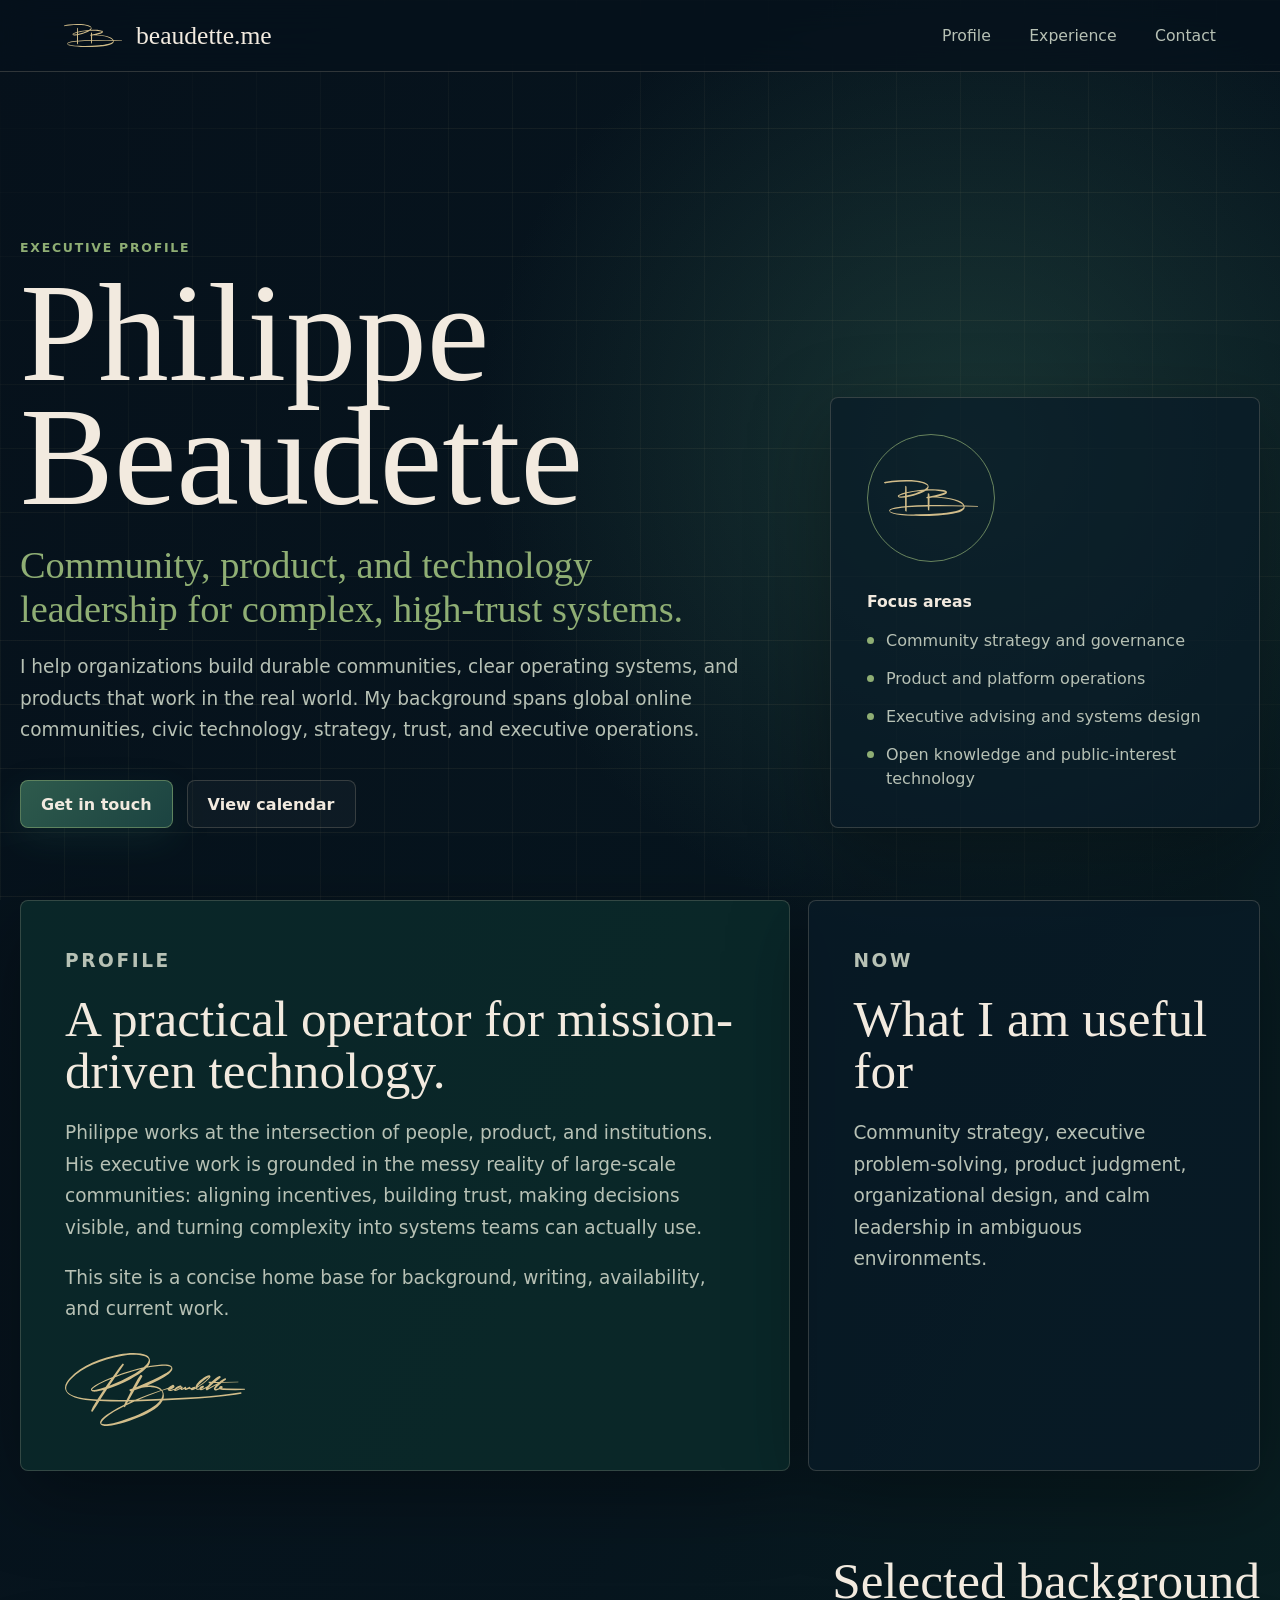
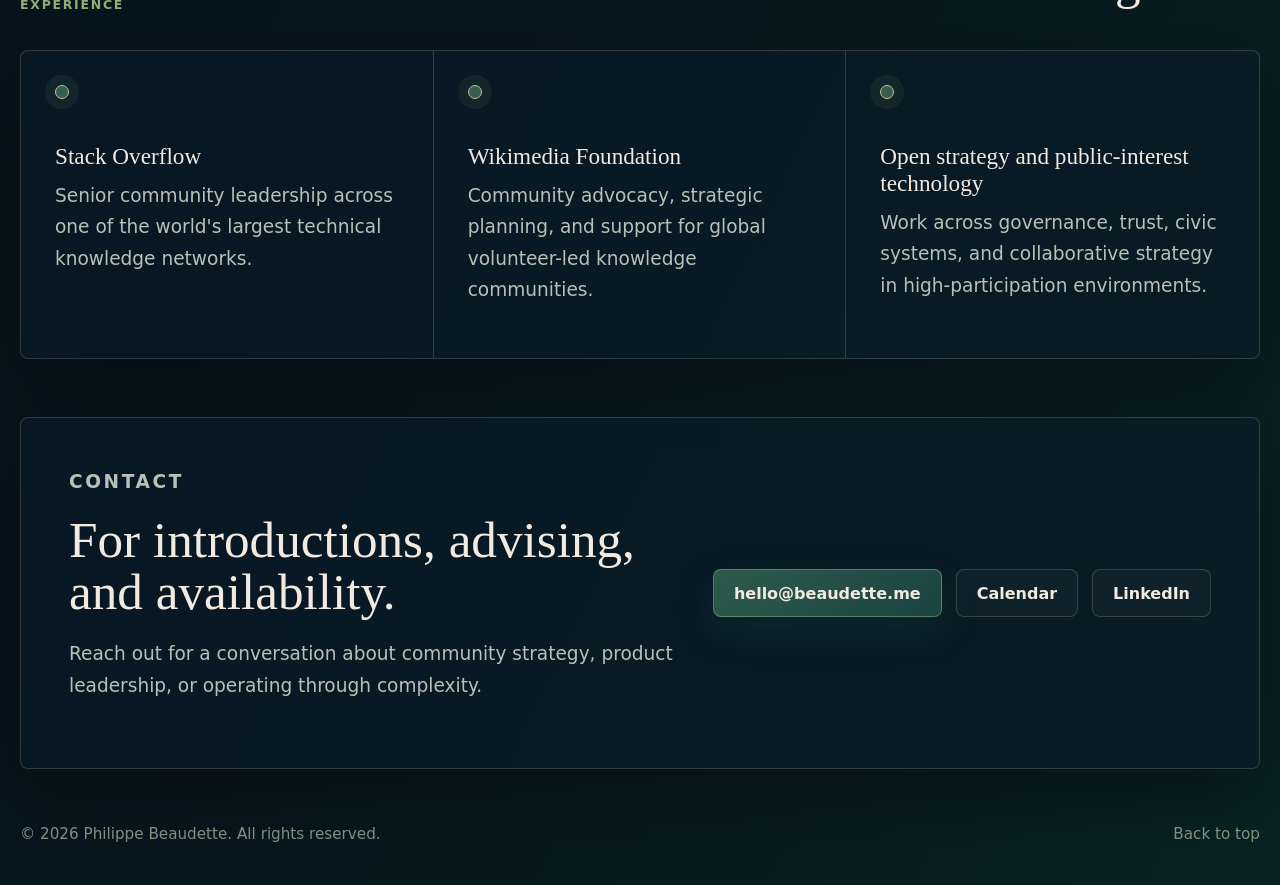
<file: index.html>
<!doctype html>
<html lang="en">
  <head>
    <meta charset="utf-8">
    <meta name="viewport" content="width=device-width, initial-scale=1">
    <link rel="canonical" href="https://beaudette.me/">
    <title>Philippe Beaudette | Executive Profile</title>
    <meta
      name="description"
      content="Executive profile for Philippe Beaudette, a community, product, and technology leader."
    >
    <meta property="og:title" content="Philippe Beaudette | Executive Profile">
    <meta
      property="og:description"
      content="Community, product, and technology leadership for complex, high-trust systems."
    >
    <meta property="og:type" content="website">
    <meta property="og:url" content="https://beaudette.me/">
    <link rel="icon" type="image/svg+xml" href="assets/brand/favicon.svg?v=1.12.0">
    <link rel="stylesheet" href="styles.css?v=1.12.0">
    <meta name="site-version" content="1.12.0">
    <script async src="https://www.googletagmanager.com/gtag/js?id=G-M91PQ3MQFB"></script>
    <script>
      window.dataLayer = window.dataLayer || [];
      function gtag(){dataLayer.push(arguments);}
      gtag('js', new Date());
      gtag('config', 'G-M91PQ3MQFB');
    </script>
  </head>
  <body>
    <header class="site-header" id="top">
      <a class="brand" href="#top" aria-label="Philippe Beaudette home">
        <img class="brand-mark" src="assets/brand/initials.svg?v=1.12.0" width="58" height="22" alt="" aria-hidden="true">
        <span id="brand-name">beaudette.me</span>
      </a>
      <nav class="nav" aria-label="Primary navigation">
        <a href="#profile">Profile</a>
        <a href="#experience">Experience</a>
        <a href="#contact">Contact</a>
      </nav>
    </header>

    <main>
      <section class="hero" aria-labelledby="hero-title">
        <div class="hero-copy">
          <p class="section-label" id="hero-label">Executive profile</p>
          <h1 id="hero-title">Philippe Beaudette</h1>
          <p class="dek" id="hero-dek">Community, product, and technology leadership for complex, high-trust systems.</p>
          <p class="intro" id="hero-intro">
            I help organizations build durable communities, clear operating systems, and products that work in the real world.
            My background spans global online communities, civic technology, strategy, trust, and executive operations.
          </p>
          <div class="hero-actions" aria-label="Profile actions">
            <a class="button primary" href="#contact">Get in touch</a>
            <a class="button secondary" href="calendar/">View calendar</a>
          </div>
        </div>

        <aside class="profile-card" aria-label="Profile summary">
          <div class="monogram" aria-hidden="true">
            <img src="assets/brand/initials.svg?v=1.12.0" width="96" height="37" alt="">
          </div>
          <p class="profile-kicker">Focus areas</p>
          <ul>
            <li>Community strategy and governance</li>
            <li>Product and platform operations</li>
            <li>Executive advising and systems design</li>
            <li>Open knowledge and public-interest technology</li>
          </ul>
        </aside>
      </section>

      <section class="content-grid" id="profile" aria-labelledby="profile-title">
        <article class="panel large">
          <p class="section-label" id="profile-label">Profile</p>
          <h2 id="profile-title">A practical operator for mission-driven technology.</h2>
          <p id="profile-body1">
            Philippe works at the intersection of people, product, and institutions. His executive work is grounded in
            the messy reality of large-scale communities: aligning incentives, building trust, making decisions visible,
            and turning complexity into systems teams can actually use.
          </p>
          <p id="profile-body2">
            This site is a concise home base for background, writing, availability, and current work.
          </p>
          <img class="profile-signature" src="assets/brand/signature.svg?v=1.12.0" width="180" height="74" alt="Philippe Beaudette’s signature" loading="lazy">
        </article>

        <article class="panel">
          <p class="section-label" id="now-label">Now</p>
          <h2 id="now-title">What I am useful for</h2>
          <p id="now-body">
            Community strategy, executive problem-solving, product judgment, organizational design, and calm leadership
            in ambiguous environments.
          </p>
        </article>
      </section>

      <section class="experience" id="experience" aria-labelledby="experience-title">
        <div class="section-heading">
          <p class="section-label">Experience</p>
          <h2 id="experience-title">Selected background</h2>
        </div>
        <div class="timeline">
          <article class="timeline-item">
            <span class="dot" aria-hidden="true"></span>
            <h3>Stack Overflow</h3>
            <p>Senior community leadership across one of the world&apos;s largest technical knowledge networks.</p>
          </article>
          <article class="timeline-item">
            <span class="dot" aria-hidden="true"></span>
            <h3>Wikimedia Foundation</h3>
            <p>Community advocacy, strategic planning, and support for global volunteer-led knowledge communities.</p>
          </article>
          <article class="timeline-item">
            <span class="dot" aria-hidden="true"></span>
            <h3>Open strategy and public-interest technology</h3>
            <p>Work across governance, trust, civic systems, and collaborative strategy in high-participation environments.</p>
          </article>
        </div>
      </section>

      <!-- Temporarily hidden until Writing is ready to publish. Keep CMS hooks intact. -->
      <section class="writing" id="writing" aria-labelledby="writing-title" hidden style="display: none;">
        <div>
          <p class="section-label" id="writing-label">Writing</p>
          <h2 id="writing-title">Notes on leadership, communities, and systems.</h2>
        </div>
        <a class="text-link" href="writing/" id="writing-link">Browse all writing</a>
      </section>

      <section class="writing-list-preview" aria-label="Recent writing" hidden style="display: none;">
        <div class="writing-cards" id="writing-preview-list">
          <p class="writing-empty">No articles are listed yet. Please check back later.</p>
        </div>
      </section>

      <section class="contact" id="contact" aria-labelledby="contact-title">
        <div>
          <p class="section-label" id="contact-label">Contact</p>
          <h2 id="contact-title">For introductions, advising, and availability.</h2>
          <p id="contact-body">
            Reach out for a conversation about community strategy, product leadership, or operating through complexity.
          </p>
        </div>
        <div class="contact-actions">
          <a class="button primary" href="mailto:hello@beaudette.me" id="contact-email">hello@beaudette.me</a>
          <a class="button secondary" href="calendar/">Calendar</a>
          <a class="button secondary" href="https://www.linkedin.com/in/philippebeaudette" id="contact-linkedin">LinkedIn</a>
        </div>
      </section>
    </main>

    <footer class="site-footer">
      <p>&copy; 2026 Philippe Beaudette. All rights reserved.</p>
      <a href="#top">Back to top</a>
    </footer>
    <script src="content/cms.js" defer></script>
    <script src="app.js" defer></script>
  </body>
</html>
</file>
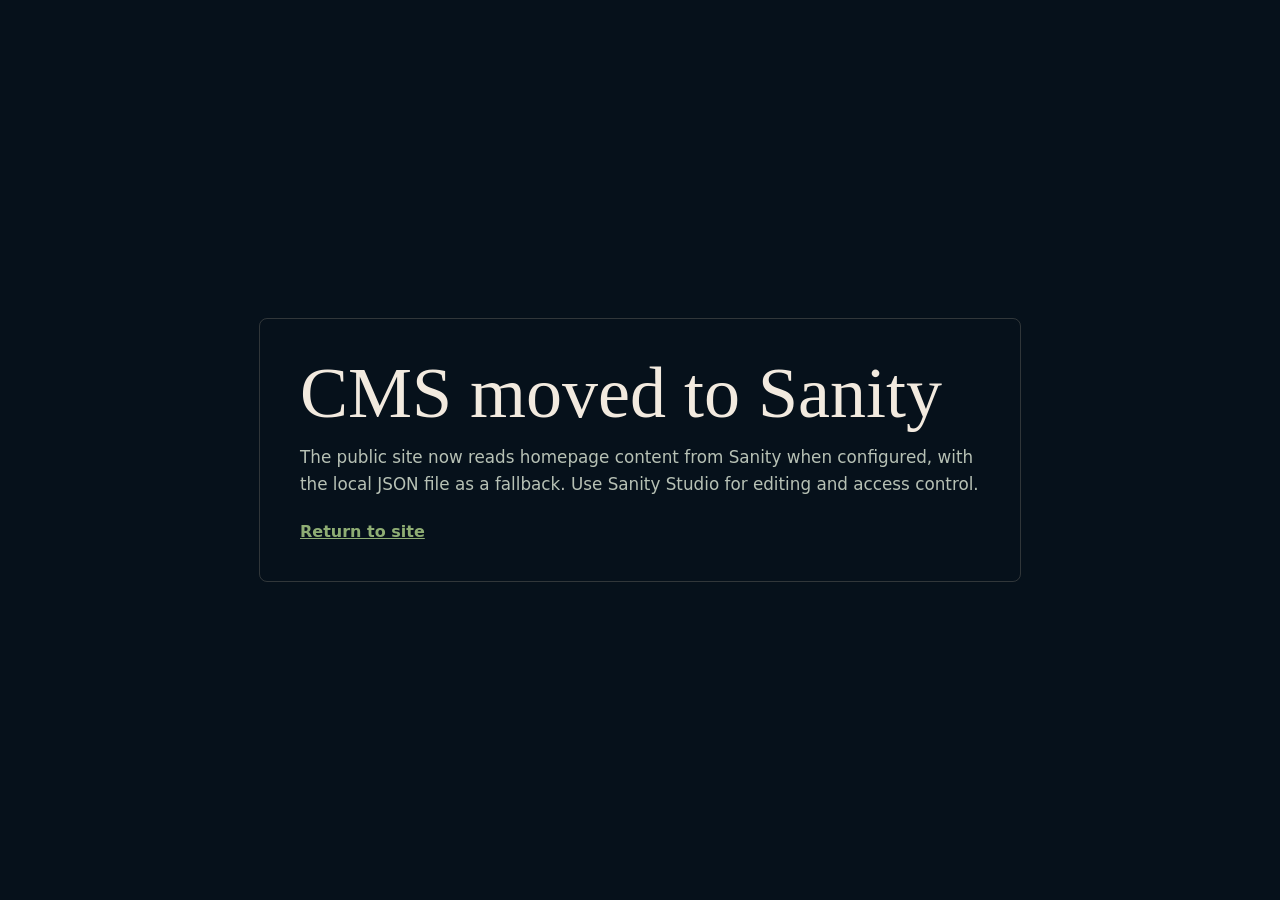
<file: admin/index.html>
<!doctype html>
<html>
  <head>
    <meta charset="utf-8" />
    <meta name="viewport" content="width=device-width, initial-scale=1.0" />
    <link rel="icon" type="image/svg+xml" href="../assets/brand/favicon.svg?v=1.12.0">
    <title>Site CMS</title>
    <style>
      :root {
        color-scheme: dark;
        --bg: #06111b;
        --ink: #f2eadf;
        --muted: #b7c1b5;
        --line: rgba(218, 206, 181, 0.2);
        --green: #8fae74;
      }

      body {
        display: grid;
        min-height: 100vh;
        margin: 0;
        place-items: center;
        background: var(--bg);
        color: var(--ink);
        font-family: Inter, ui-sans-serif, system-ui, -apple-system, BlinkMacSystemFont, "Segoe UI", sans-serif;
      }

      main {
        width: min(100% - 40px, 680px);
        padding: 40px;
        border: 1px solid var(--line);
        border-radius: 8px;
      }

      h1 {
        margin: 0 0 16px;
        font-family: Georgia, "Times New Roman", serif;
        font-size: clamp(2.4rem, 8vw, 4.5rem);
        font-weight: 500;
        line-height: 0.95;
      }

      p {
        margin: 0 0 24px;
        color: var(--muted);
        font-size: 1.05rem;
        line-height: 1.6;
      }

      a {
        color: var(--green);
        font-weight: 800;
      }
    </style>
  </head>
  <body>
    <main>
      <h1>CMS moved to Sanity</h1>
      <p>
        The public site now reads homepage content from Sanity when configured, with
        the local JSON file as a fallback. Use Sanity Studio for editing and access control.
      </p>
      <a href="/">Return to site</a>
    </main>
  </body>
</html>
</file>
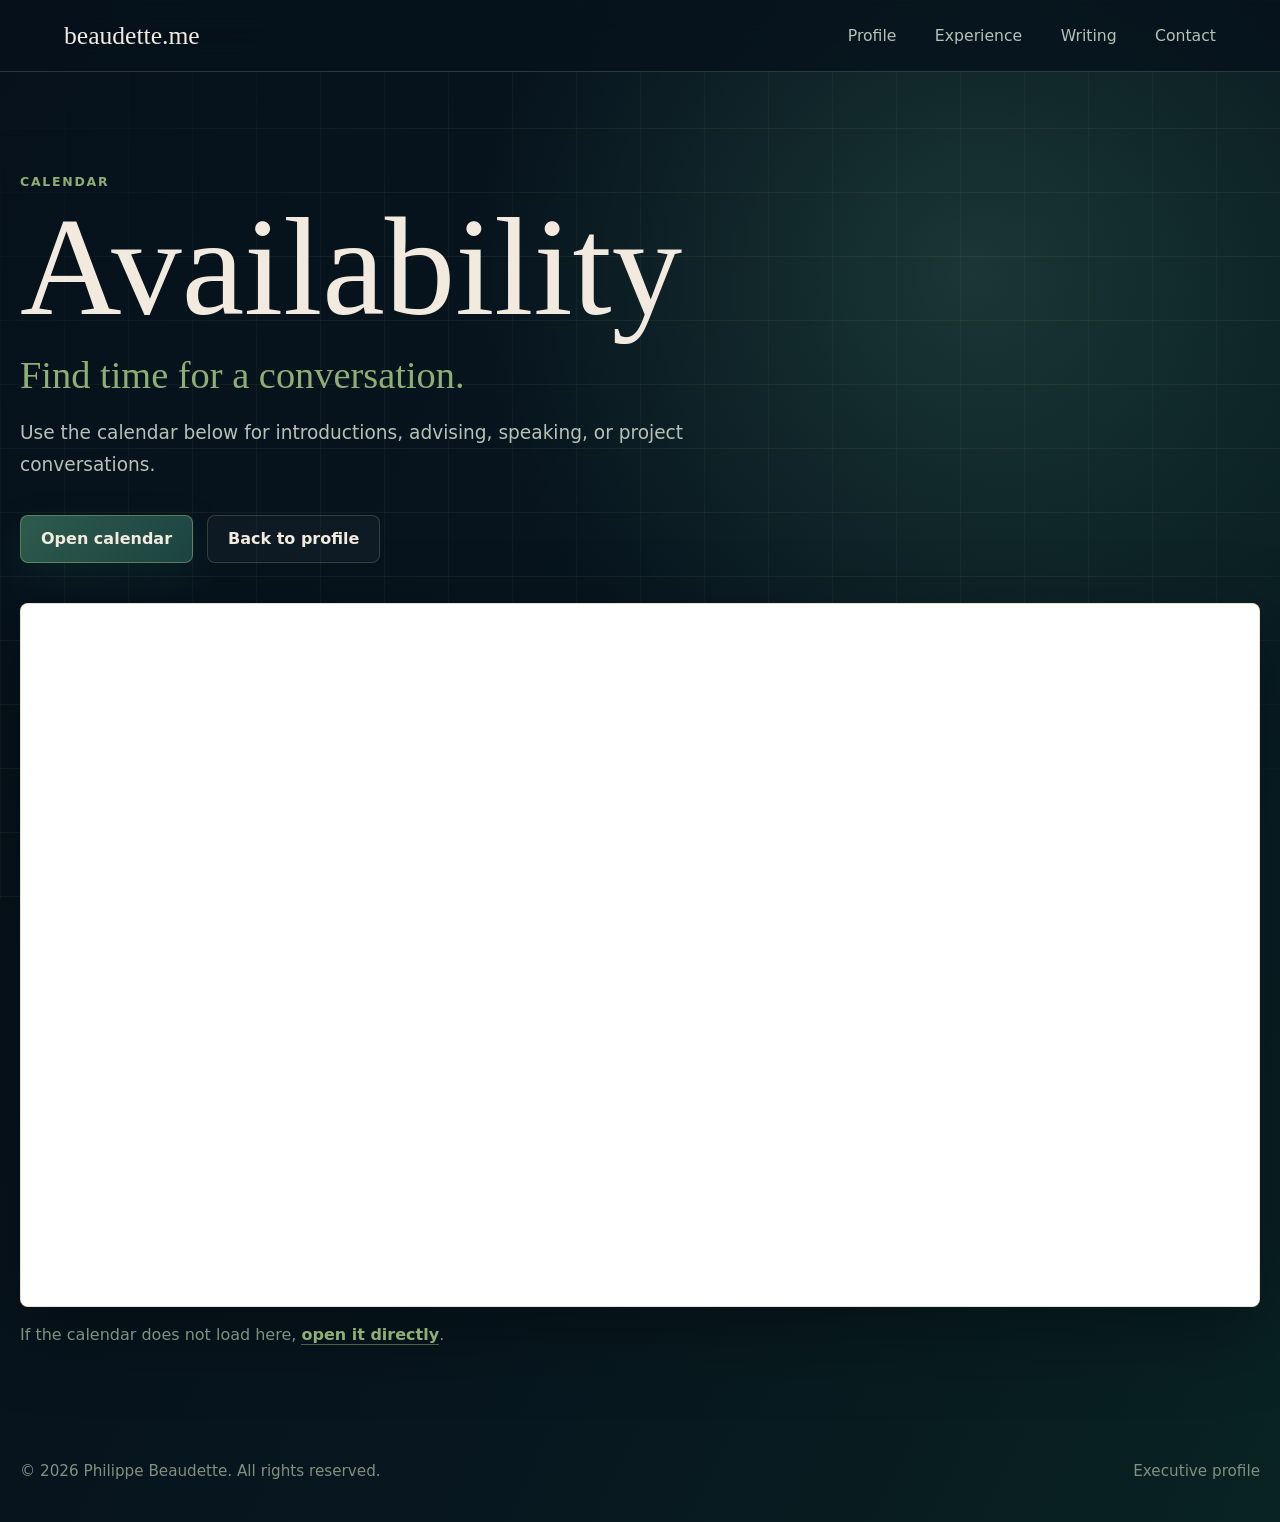
<file: Calendar/index.html>
<!doctype html>
<html lang="en">
  <head>
    <meta charset="utf-8">
    <meta name="viewport" content="width=device-width, initial-scale=1">
    <title>Calendar | Philippe Beaudette</title>
    <meta name="description" content="Calendar and availability for Philippe Beaudette.">
    <link rel="stylesheet" href="../styles.css">
    <meta name="site-version" content="1.2.0">
    <script async src="https://www.googletagmanager.com/gtag/js?id=G-M91PQ3MQFB"></script>
    <script>
      window.dataLayer = window.dataLayer || [];
      function gtag(){dataLayer.push(arguments);}
      gtag('js', new Date());
      gtag('config', 'G-M91PQ3MQFB');
    </script>
  </head>
  <body>
    <header class="site-header" id="top">
      <a class="brand" href="../">beaudette.me</a>
      <nav class="nav" aria-label="Primary navigation">
        <a href="../#profile">Profile</a>
        <a href="../#experience">Experience</a>
        <a href="../#writing">Writing</a>
        <a href="../#contact">Contact</a>
      </nav>
    </header>

    <main>
      <section class="calendar-hero" aria-labelledby="calendar-title">
        <div class="hero-copy">
          <p class="section-label">Calendar</p>
          <h1 id="calendar-title">Availability</h1>
          <p class="dek">Find time for a conversation.</p>
          <p class="intro">
            Use the calendar below for introductions, advising, speaking, or project conversations.
          </p>
          <div class="hero-actions">
            <a class="button primary" href="https://calendar.app.google/rqWdTNPU4AneF5rQ8">Open calendar</a>
            <a class="button secondary" href="../">Back to profile</a>
          </div>
        </div>
      </section>

      <section class="calendar-section" aria-label="Embedded Google Calendar">
        <div class="calendar-frame">
          <iframe
            title="Philippe Beaudette calendar"
            src="https://calendar.app.google/rqWdTNPU4AneF5rQ8"
            loading="lazy"
          ></iframe>
        </div>
        <p class="calendar-fallback">
          If the calendar does not load here, <a href="https://calendar.app.google/rqWdTNPU4AneF5rQ8">open it directly</a>.
        </p>
      </section>
    </main>

    <footer class="site-footer">
      <p>&copy; 2026 Philippe Beaudette. All rights reserved.</p>
      <a href="../">Executive profile</a>
    </footer>
  </body>
</html>
</file>
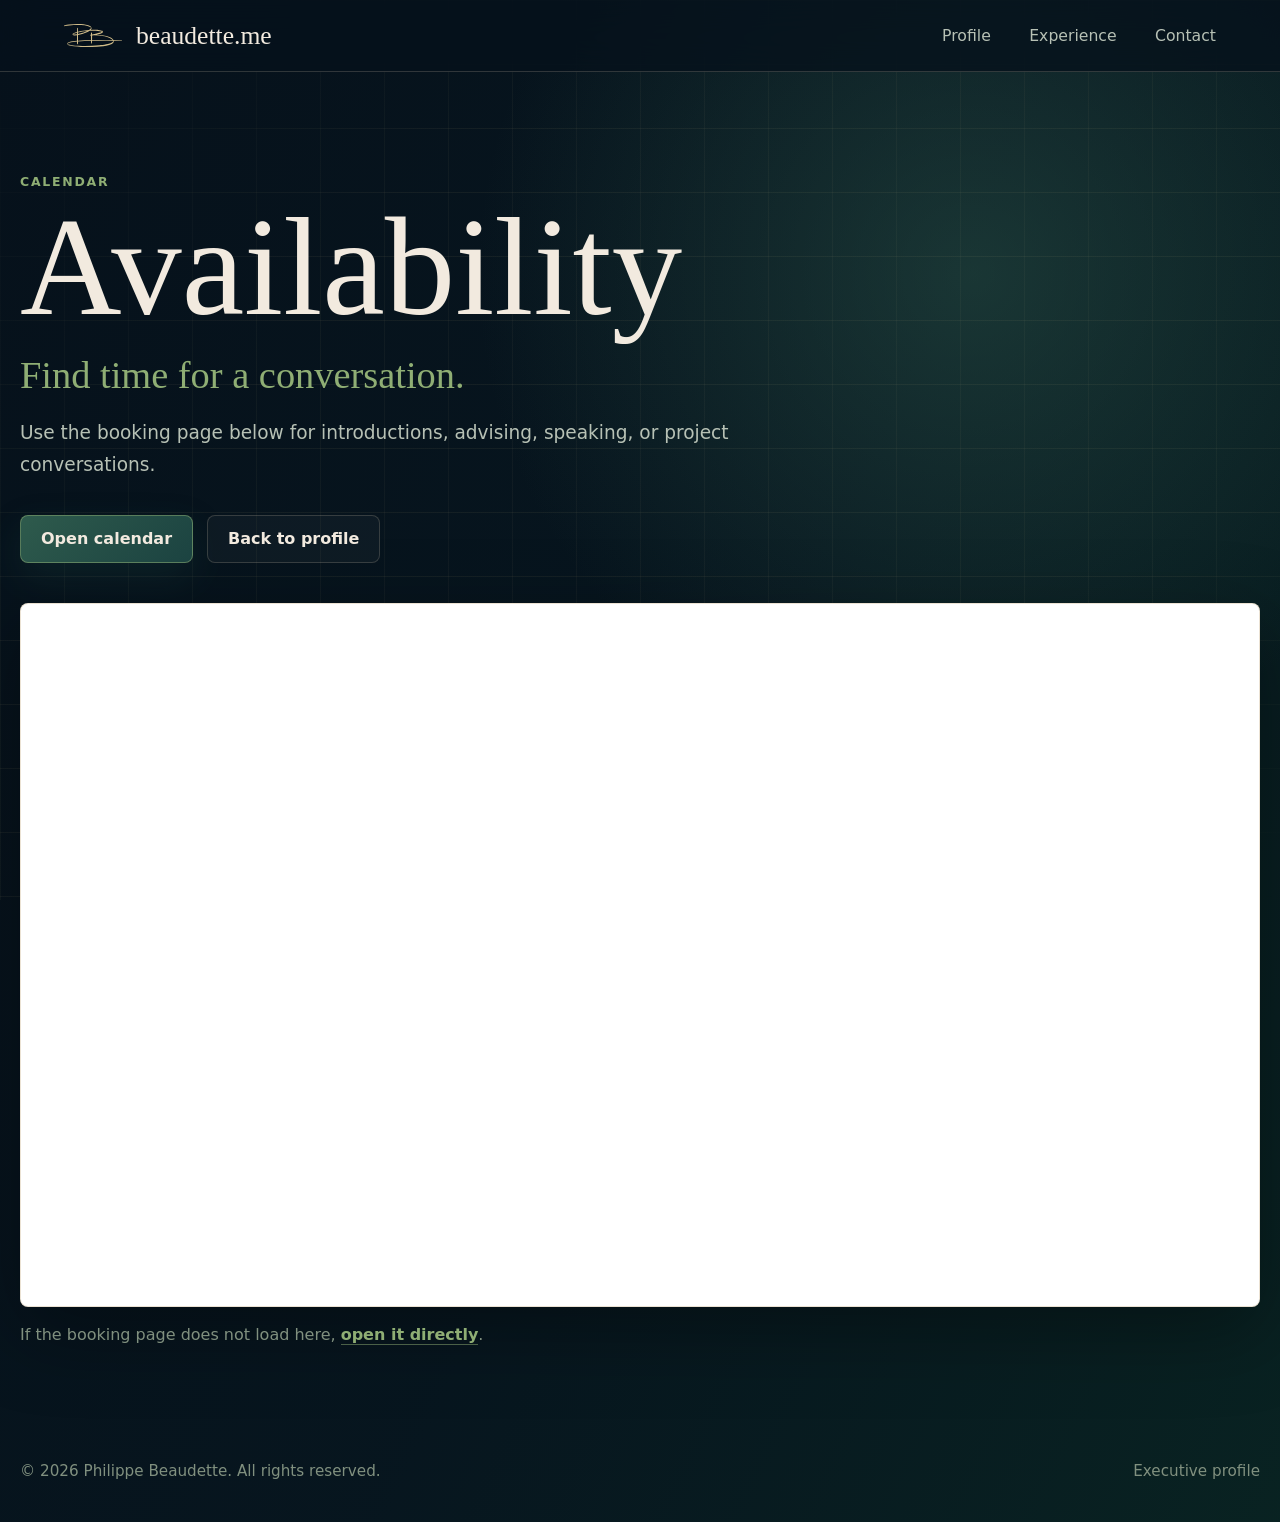
<file: calendar/index.html>
<!doctype html>
<html lang="en">
  <head>
    <meta charset="utf-8">
    <meta name="viewport" content="width=device-width, initial-scale=1">
    <link rel="icon" type="image/svg+xml" href="../assets/brand/favicon.svg?v=1.12.0">
    <title>Calendar | Philippe Beaudette</title>
    <meta name="description" content="Calendar and availability for Philippe Beaudette.">
    <link rel="canonical" href="https://beaudette.me/calendar/">
    <link rel="stylesheet" href="../styles.css?v=1.12.0">
    <meta name="site-version" content="1.12.0">
    <script async src="https://www.googletagmanager.com/gtag/js?id=G-M91PQ3MQFB"></script>
    <script>
      window.dataLayer = window.dataLayer || [];
      function gtag(){dataLayer.push(arguments);}
      gtag('js', new Date());
      gtag('config', 'G-M91PQ3MQFB');
    </script>
  </head>
  <body>
    <header class="site-header" id="top">
      <a class="brand" href="../" aria-label="Philippe Beaudette home">
        <img class="brand-mark" src="../assets/brand/initials.svg?v=1.12.0" width="58" height="22" alt="" aria-hidden="true">
        <span id="brand-name">beaudette.me</span>
      </a>
      <nav class="nav" aria-label="Primary navigation">
        <a href="../#profile">Profile</a>
        <a href="../#experience">Experience</a>
        <a href="../#contact">Contact</a>
      </nav>
    </header>

    <main>
      <section class="calendar-hero" aria-labelledby="calendar-title">
        <div class="hero-copy">
          <p class="section-label">Calendar</p>
          <h1 id="calendar-title">Availability</h1>
          <p class="dek">Find time for a conversation.</p>
          <p class="intro">
            Use the booking page below for introductions, advising, speaking, or project conversations.
          </p>
          <div class="hero-actions">
            <a class="button primary" href="https://calendar.app.google/rqWdTNPU4AneF5rQ8">Open calendar</a>
            <a class="button secondary" href="../">Back to profile</a>
          </div>
        </div>
      </section>

      <section class="calendar-section" aria-label="Embedded appointment schedule">
        <div class="calendar-frame">
          <iframe
            title="Philippe Beaudette appointment schedule"
            src="https://calendar.google.com/calendar/appointments/schedules/AcZssZ3c33dy0ceSIt2y6950zpvLHTrTh1DJ0b7pmVIU73dhVVOemsdq7Ln4HilXb9NYN1UqtPJtC7ls"
            loading="lazy"
            referrerpolicy="strict-origin-when-cross-origin"
            allow="clipboard-write"
          ></iframe>
        </div>
        <p class="calendar-fallback">
          If the booking page does not load here, <a href="https://calendar.app.google/rqWdTNPU4AneF5rQ8">open it directly</a>.
        </p>
      </section>
    </main>

    <footer class="site-footer">
      <p>&copy; 2026 Philippe Beaudette. All rights reserved.</p>
      <a href="../">Executive profile</a>
    </footer>
  </body>
</html>
</file>
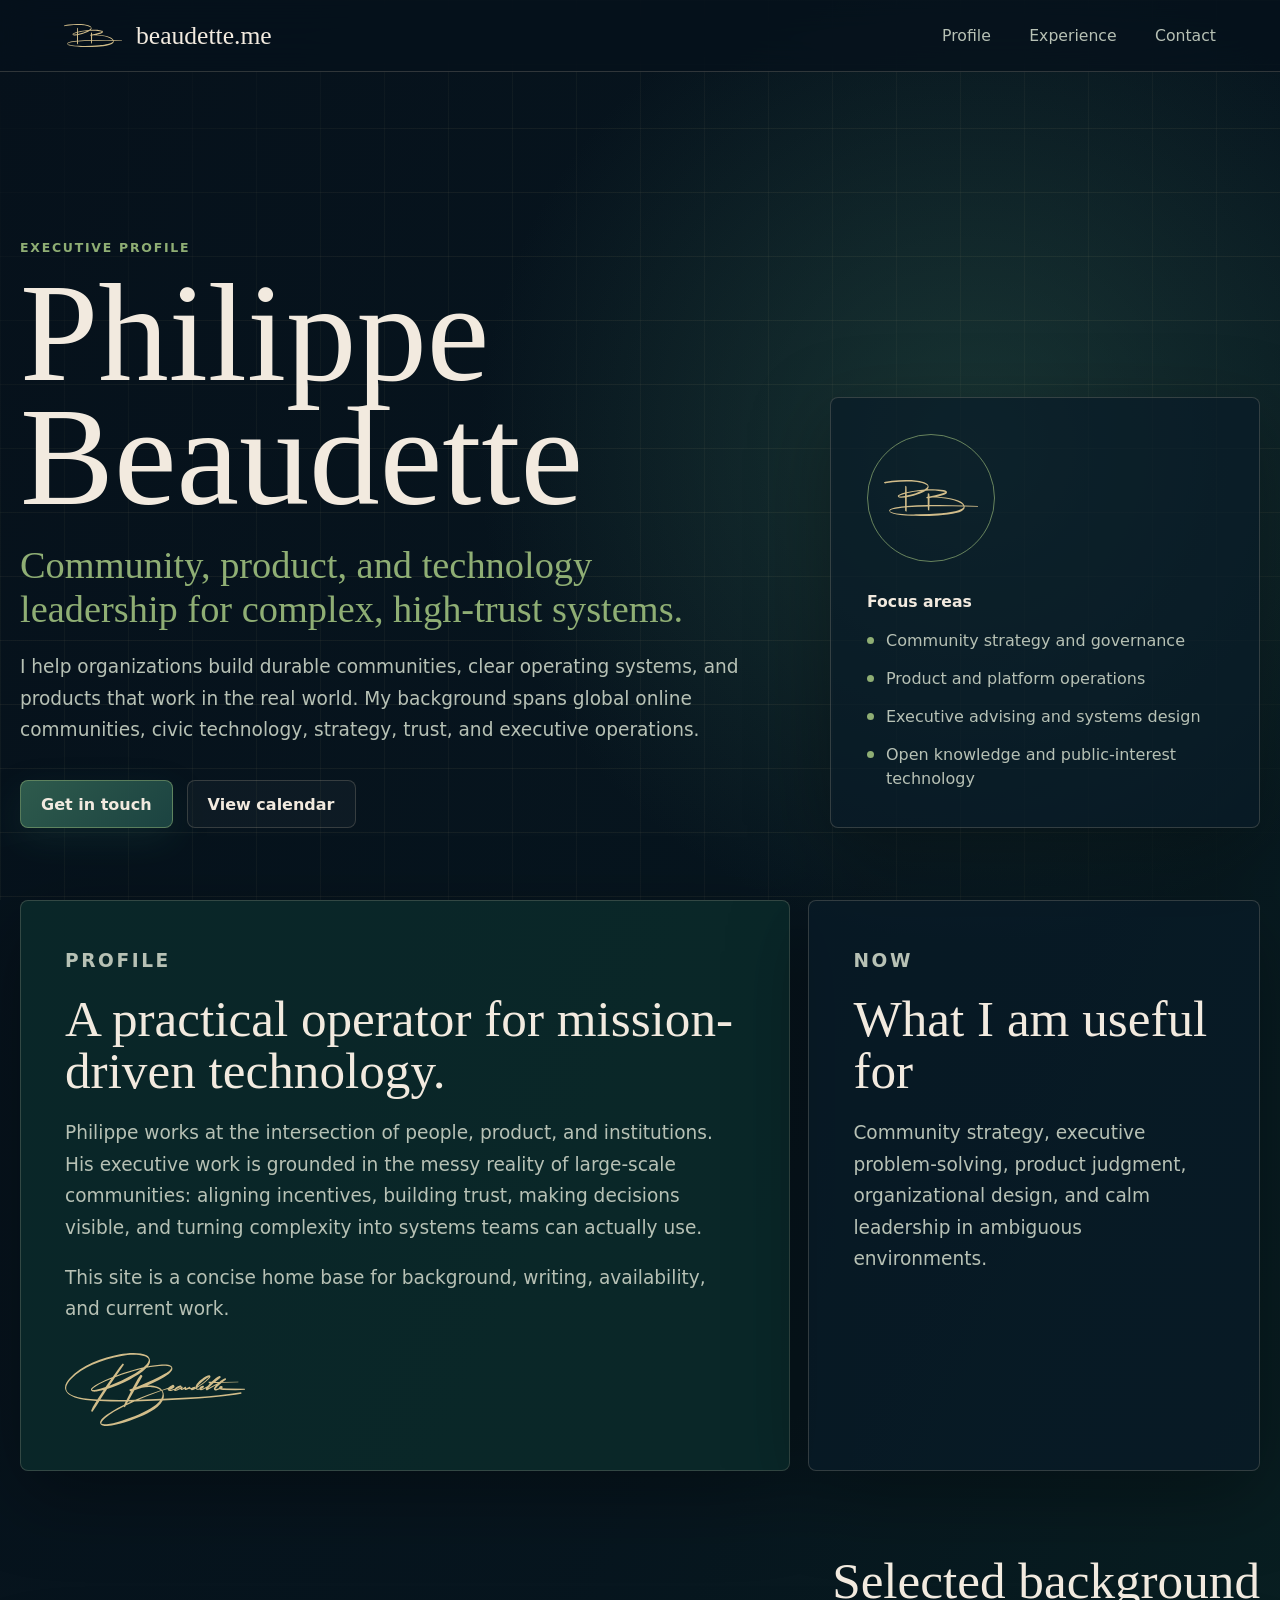
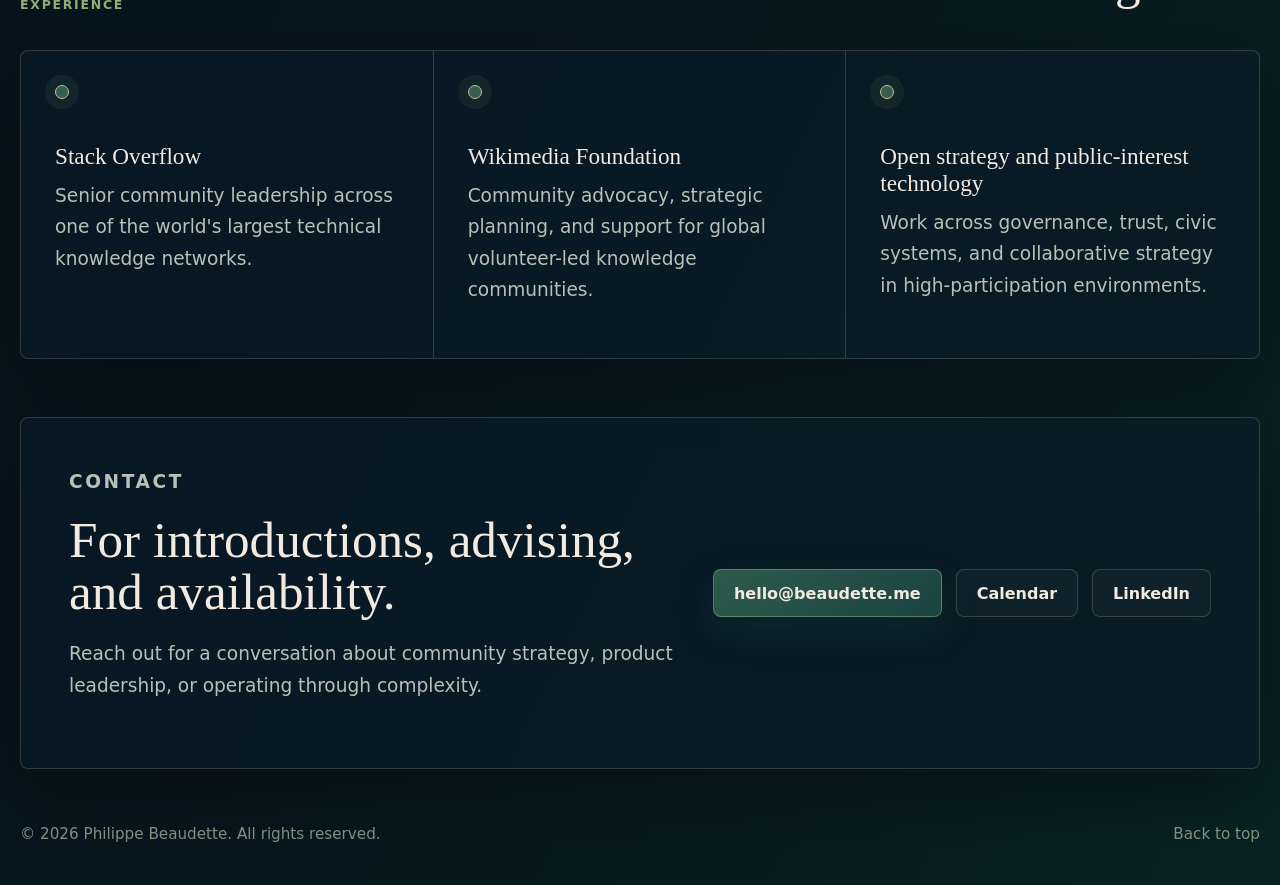
<file: writing/index.html>
<!doctype html>
<html lang="en">
  <head>
    <meta charset="utf-8">
    <meta name="robots" content="noindex, nofollow">
    <meta http-equiv="refresh" content="0; url=/">
    <script>window.location.replace("/");</script>
    <meta name="viewport" content="width=device-width, initial-scale=1">
    <link rel="icon" type="image/svg+xml" href="../assets/brand/favicon.svg?v=1.12.0">
    <link rel="canonical" href="https://beaudette.me/">
    <title>Writing | Philippe Beaudette</title>
    <meta
      name="description"
      content="Articles and notes by Philippe Beaudette on leadership, communities, and systems."
    >
    <meta property="og:title" content="Writing | Philippe Beaudette">
    <meta property="og:description" content="Articles and notes by Philippe Beaudette on leadership, communities, and systems.">
    <meta property="og:type" content="website">
    <meta property="og:url" content="https://beaudette.me/">
    <link rel="stylesheet" href="../styles.css?v=1.12.0">
    <meta name="site-version" content="1.12.0">
  </head>
  <body>
    <header class="site-header" id="top">
      <a class="brand" href="../" aria-label="Philippe Beaudette home">
        <img class="brand-mark" src="../assets/brand/initials.svg?v=1.12.0" width="58" height="22" alt="" aria-hidden="true">
        <span id="brand-name">beaudette.me</span>
      </a>
      <nav class="nav" aria-label="Primary navigation">
        <a href="../#profile">Profile</a>
        <a href="../#experience">Experience</a>
        <a href="../#contact">Contact</a>
      </nav>
    </header>

    <p>Returning to the homepage. <a href="/">Continue to homepage</a>.</p>
    <!-- Retained for a reversible launch; never display the unfinished archive. -->
    <main hidden style="display: none;">
      <section class="hero compact writing-hero" aria-labelledby="writing-page-title">
        <div class="hero-copy">
          <p class="section-label" id="writing-page-label">Writing</p>
          <h1 id="writing-page-title">Articles and Notes</h1>
          <p class="intro" id="writing-page-intro">
            Essays on leadership, community strategy, and practical systems design.
          </p>
        </div>
      </section>

      <section class="writing-archive" aria-label="Writing archive">
        <div class="writing-cards" id="writing-archive-list">
          <p class="writing-empty">No articles are listed yet. Please check back later.</p>
        </div>
      </section>
    </main>

    <footer class="site-footer">
      <p>&copy; 2026 Philippe Beaudette. All rights reserved.</p>
      <a href="../">Back to homepage</a>
    </footer>

    <script src="../content/cms.js" defer></script>
    <script src="../app.js" defer></script>
  </body>
</html>
</file>
<file: styles.css>
:root {
  color-scheme: dark;
  --bg: #06111b;
  --bg-2: #0b1d24;
  --ink: #f2eadf;
  --muted: #b7c1b5;
  --soft: #80907f;
  --line: rgba(218, 206, 181, 0.2);
  --panel: rgba(9, 27, 39, 0.72);
  --panel-strong: rgba(11, 42, 43, 0.86);
  --green: #8fae74;
  --green-strong: #315f50;
  --gold: #d2bd8a;
  --shadow: 0 24px 80px rgba(0, 0, 0, 0.34);
  --serif: Georgia, "Times New Roman", serif;
  --sans: Inter, ui-sans-serif, system-ui, -apple-system, BlinkMacSystemFont, "Segoe UI", sans-serif;
}

* {
  box-sizing: border-box;
}

html {
  scroll-behavior: smooth;
}

body {
  margin: 0;
  min-height: 100vh;
  background:
    radial-gradient(circle at 76% 18%, rgba(49, 95, 80, 0.44), transparent 31rem),
    linear-gradient(115deg, rgba(6, 17, 27, 0.96) 0%, rgba(7, 22, 31, 0.94) 54%, rgba(9, 35, 34, 0.96) 100%),
    var(--bg);
  color: var(--ink);
  font-family: var(--sans);
}

body::before {
  position: fixed;
  inset: 0;
  z-index: -1;
  pointer-events: none;
  content: "";
  background-image:
    linear-gradient(rgba(210, 189, 138, 0.07) 1px, transparent 1px),
    linear-gradient(90deg, rgba(210, 189, 138, 0.05) 1px, transparent 1px);
  background-size: 64px 64px;
  mask-image: linear-gradient(130deg, transparent 0%, black 28%, black 82%, transparent 100%);
}

a {
  color: inherit;
  text-decoration: none;
}

.site-header {
  position: sticky;
  top: 0;
  z-index: 10;
  display: flex;
  align-items: center;
  justify-content: space-between;
  gap: 24px;
  min-height: 72px;
  padding: 0 clamp(22px, 5vw, 68px);
  border-bottom: 1px solid var(--line);
  background: rgba(6, 17, 27, 0.78);
  backdrop-filter: blur(18px);
}

.brand {
  display: inline-flex;
  align-items: center;
  gap: 14px;
  font-family: var(--serif);
  font-size: clamp(1.3rem, 2vw, 1.8rem);
  letter-spacing: 0;
}

.brand-mark {
  display: block;
  flex: 0 0 auto;
  width: 58px;
  height: auto;
}

.brand:focus-visible {
  outline: 2px solid var(--gold);
  outline-offset: 6px;
  border-radius: 2px;
}

.profile-signature {
  display: block;
  width: 180px;
  max-width: 100%;
  height: auto;
  margin-top: 28px;
}

.nav {
  display: flex;
  align-items: center;
  gap: clamp(16px, 3vw, 42px);
  color: var(--muted);
  font-size: 0.98rem;
}

.nav a {
  padding: 8px 0;
  border-bottom: 1px solid transparent;
}

.nav a:hover,
.nav a:focus-visible {
  color: var(--ink);
  border-color: var(--green);
}

main {
  width: min(100% - 40px, 1400px);
  margin: 0 auto;
}

.hero {
  display: grid;
  grid-template-columns: minmax(0, 1fr) minmax(320px, 430px);
  gap: clamp(30px, 7vw, 100px);
  align-items: end;
  min-height: calc(100vh - 72px);
  padding: clamp(64px, 10vw, 128px) 0 72px;
}

.hero.compact {
  grid-template-columns: 1fr;
  align-items: center;
  min-height: calc(100vh - 172px);
}

.writing-hero h1 {
  font-size: clamp(3rem, 8vw, 6rem);
}

.calendar-hero {
  display: grid;
  align-items: end;
  min-height: 46vh;
  padding: clamp(58px, 8vw, 112px) 0 40px;
}

.hero-copy {
  max-width: 770px;
}

.section-label {
  margin: 0 0 16px;
  color: var(--green);
  font-size: 0.78rem;
  font-weight: 800;
  letter-spacing: 0.14em;
  text-transform: uppercase;
}

h1,
h2,
h3,
p {
  margin-top: 0;
}

h1 {
  max-width: 760px;
  margin-bottom: 24px;
  font-family: var(--serif);
  font-size: clamp(4.2rem, 11vw, 9.5rem);
  font-weight: 500;
  line-height: 0.88;
  letter-spacing: 0;
}

h2 {
  margin-bottom: 20px;
  font-family: var(--serif);
  font-size: clamp(2rem, 4vw, 3.6rem);
  font-weight: 500;
  line-height: 1.02;
  letter-spacing: 0;
}

h3 {
  margin-bottom: 10px;
  font-family: var(--serif);
  font-size: 1.45rem;
  font-weight: 500;
  letter-spacing: 0;
}

.dek {
  max-width: 760px;
  margin-bottom: 20px;
  color: var(--green);
  font-family: var(--serif);
  font-size: clamp(1.5rem, 3vw, 2.4rem);
  line-height: 1.15;
}

.intro,
.panel p,
.timeline-item p,
.contact p {
  color: var(--muted);
  font-size: clamp(1rem, 1.5vw, 1.16rem);
  line-height: 1.7;
}

.intro {
  max-width: 720px;
  margin-bottom: 34px;
}

.hero-actions,
.contact-actions {
  display: flex;
  flex-wrap: wrap;
  gap: 14px;
}

.button {
  display: inline-flex;
  align-items: center;
  justify-content: center;
  min-height: 48px;
  padding: 0 20px;
  border: 1px solid var(--line);
  border-radius: 8px;
  font-weight: 750;
}

.button.primary {
  border-color: rgba(143, 174, 116, 0.52);
  background: linear-gradient(135deg, rgba(49, 95, 80, 0.94), rgba(29, 70, 68, 0.94));
  box-shadow: 0 14px 36px rgba(34, 86, 76, 0.22);
}

.button.secondary {
  color: var(--ink);
  background: rgba(255, 255, 255, 0.03);
}

.button:hover,
.button:focus-visible,
.text-link:hover,
.text-link:focus-visible,
.site-footer a:hover,
.site-footer a:focus-visible {
  border-color: var(--gold);
  color: var(--ink);
}

.profile-card,
.panel,
.timeline,
.contact,
.calendar-frame {
  border: 1px solid var(--line);
  border-radius: 8px;
  background: var(--panel);
  box-shadow: var(--shadow);
}

.profile-card {
  padding: clamp(24px, 3vw, 36px);
}

.monogram {
  display: grid;
  width: 128px;
  height: 128px;
  margin-bottom: 30px;
  padding: 16px;
  place-items: center;
  border: 1px solid rgba(143, 174, 116, 0.7);
  border-radius: 50%;
}

.monogram img {
  display: block;
  width: 100%;
  height: auto;
}

.profile-kicker {
  margin-bottom: 18px;
  color: var(--ink);
  font-size: 0.98rem;
  font-weight: 800;
}

.profile-card ul {
  display: grid;
  gap: 14px;
  margin: 0;
  padding: 0;
  color: var(--muted);
  list-style: none;
}

.profile-card li {
  display: flex;
  gap: 12px;
  line-height: 1.5;
}

.profile-card li::before {
  flex: 0 0 auto;
  width: 7px;
  height: 7px;
  margin-top: 8px;
  border-radius: 999px;
  background: var(--green);
  content: "";
}

.content-grid {
  display: grid;
  grid-template-columns: 1.45fr 0.85fr;
  gap: 18px;
  padding: 0 0 26px;
}

.panel {
  padding: clamp(26px, 4vw, 44px);
}

.panel.large {
  background: var(--panel-strong);
}

.experience {
  padding: 58px 0;
}

.section-heading {
  display: flex;
  align-items: end;
  justify-content: space-between;
  gap: 24px;
  margin-bottom: 22px;
}

.timeline {
  display: grid;
  grid-template-columns: repeat(3, 1fr);
  overflow: hidden;
}

.timeline-item {
  position: relative;
  min-height: 260px;
  padding: 34px;
  border-right: 1px solid var(--line);
}

.timeline-item:last-child {
  border-right: 0;
}

.dot {
  display: block;
  width: 14px;
  height: 14px;
  margin-bottom: 44px;
  border: 1px solid var(--gold);
  border-radius: 999px;
  background: var(--green-strong);
  box-shadow: 0 0 0 10px rgba(143, 174, 116, 0.08);
}

.writing,
.contact {
  display: grid;
  grid-template-columns: minmax(0, 1fr) auto;
  gap: 24px;
  align-items: center;
  margin-bottom: 24px;
  padding: clamp(28px, 4vw, 48px);
}

.writing-list-preview {
  margin-bottom: 40px;
}

.writing-cards {
  display: grid;
  grid-template-columns: repeat(3, minmax(0, 1fr));
  gap: 18px;
}

.writing-card {
  padding: 28px;
  border: 1px solid var(--line);
  border-radius: 8px;
  background: var(--panel);
  box-shadow: var(--shadow);
}

.writing-card h3 {
  min-height: 64px;
}

.writing-card p {
  color: var(--muted);
  line-height: 1.6;
}

.writing-meta {
  margin-bottom: 14px;
  color: var(--green);
  font-size: 0.82rem;
  font-weight: 800;
  letter-spacing: 0.08em;
  text-transform: uppercase;
}

.writing-archive {
  margin-bottom: 44px;
}

.calendar-section {
  padding: 0 0 clamp(42px, 7vw, 86px);
}

.calendar-frame {
  overflow: hidden;
  min-height: 680px;
  background: rgba(243, 236, 223, 0.98);
}

.calendar-frame iframe {
  display: block;
  width: 100%;
  height: min(78vh, 820px);
  min-height: 680px;
  border: 0;
}

.calendar-fallback {
  margin: 18px 0 0;
  color: var(--soft);
}

.calendar-fallback a {
  color: var(--green);
  border-bottom: 1px solid rgba(143, 174, 116, 0.5);
  font-weight: 800;
}

.writing {
  border-top: 1px solid var(--line);
  border-bottom: 1px solid var(--line);
}

.text-link {
  width: max-content;
  color: var(--green);
  border-bottom: 1px solid rgba(143, 174, 116, 0.5);
  font-weight: 800;
}

.site-footer {
  display: flex;
  align-items: center;
  justify-content: space-between;
  gap: 18px;
  width: min(100% - 40px, 1400px);
  margin: 0 auto;
  padding: 32px 0 42px;
  color: var(--soft);
  font-size: 0.95rem;
}

.site-footer p {
  margin: 0;
}

@media (max-width: 920px) {
  .site-header {
    position: static;
    align-items: flex-start;
    flex-direction: column;
    padding-block: 20px;
  }

  .nav {
    flex-wrap: wrap;
  }

  .hero,
  .content-grid,
  .writing-cards,
  .writing,
  .contact {
    grid-template-columns: 1fr;
  }

  .hero {
    min-height: auto;
    padding-top: 64px;
  }

  .timeline {
    grid-template-columns: 1fr;
  }

  .timeline-item {
    min-height: auto;
    border-right: 0;
    border-bottom: 1px solid var(--line);
  }

  .timeline-item:last-child {
    border-bottom: 0;
  }

  .dot {
    margin-bottom: 28px;
  }
}

@media (max-width: 560px) {
  main,
  .site-footer {
    width: min(100% - 28px, 1400px);
  }

  .nav {
    gap: 14px 20px;
    font-size: 0.94rem;
  }

  h1 {
    font-size: clamp(3.6rem, 19vw, 5rem);
  }

  .button,
  .text-link {
    width: 100%;
  }

  .site-footer {
    align-items: flex-start;
    flex-direction: column;
  }
}
</file>
